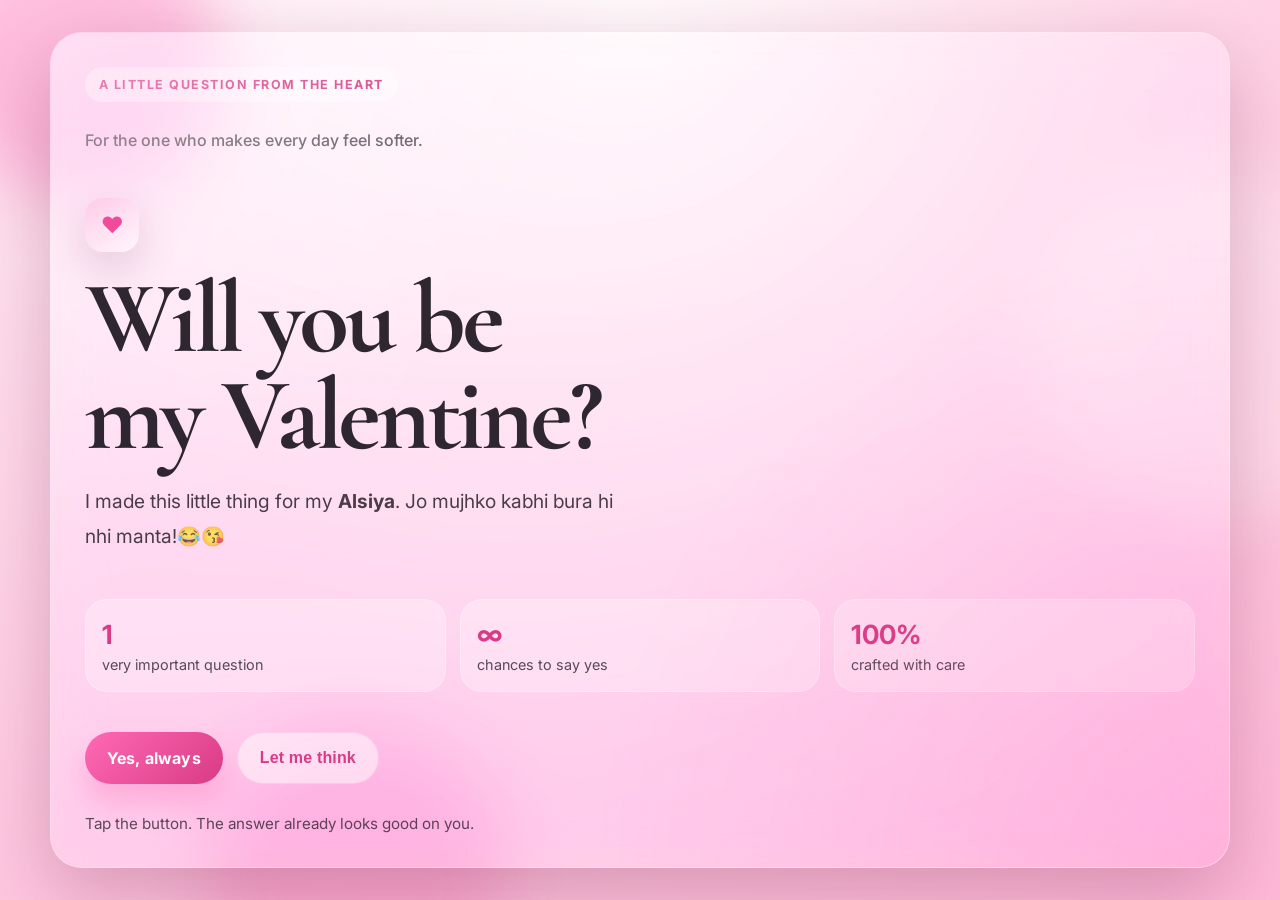
<file: index.html>
<!DOCTYPE html>
<html lang="en">
  <head>
    <meta charset="UTF-8" />
    <meta name="viewport" content="width=device-width, initial-scale=1.0" />
    <meta
      name="description"
      content="A premium Valentine landing page with glassmorphism, pink gradients, and an interactive proposal."
    />
    <meta name="theme-color" content="#ff69b4" />
    <title>Will You Be My Valentine?</title>
    <link rel="preconnect" href="https://fonts.googleapis.com" />
    <link rel="preconnect" href="https://fonts.gstatic.com" crossorigin />
    <link
      href="https://fonts.googleapis.com/css2?family=Cormorant+Garamond:wght@500;600;700&family=Inter:wght@400;500;600;700;800&display=swap"
      rel="stylesheet"
    />
    <link rel="prefetch" href="note.html" as="document" />
    <link rel="stylesheet" href="styles.css" />
  </head>
  <body class="page-home">
    <div class="page-shell">
      <div class="ambient ambient-one"></div>
      <div class="ambient ambient-two"></div>
      <div class="ambient ambient-three"></div>
      <div class="hearts-layer" aria-hidden="true"></div>

      <main class="hero">
        <section class="hero-card glass">
          <div class="eyebrow">A little question from the heart</div>
          <p class="mini-copy">For the one who makes every day feel softer.</p>

          <div class="hero-copy">
            <span class="sparkle">♥</span>
            <h1>Will you be my Valentine?</h1>
            <p class="lead">
              I made this little thing for my <b>Alsiya</b>.
              Jo mujhko kabhi bura hi nhi manta!😂😘
            </p>
          </div>

          <div class="stats">
            <div class="stat">
              <strong>1</strong>
              <span>very important question</span>
            </div>
            <div class="stat">
              <strong>∞</strong>
              <span>chances to say yes</span>
            </div>
            <div class="stat">
              <strong>100%</strong>
              <span>crafted with care</span>
            </div>
          </div>

          <div class="actions">
            <a class="btn btn-primary" id="yesBtn" href="note.html">Yes, always</a>
            <button class="btn btn-secondary" id="maybeBtn">Let me think</button>
          </div>

          <p class="hint" id="hintText">
            Tap the button. The answer already looks good on you.
          </p>
        </section>
      </main>
    </div>

    <div class="toast" id="toast" aria-live="polite" aria-atomic="true"></div>
    <div class="confetti-layer" aria-hidden="true" id="confettiLayer"></div>
    <div class="page-loader" id="pageLoader" aria-hidden="true">
      <div class="loader-card glass">
        <div class="loader-heart">♥</div>
        <p class="loader-title">Loading your love note</p>
        <p class="loader-subtitle">Just a tiny second, making it extra cute.</p>
        <div class="loader-bar">
          <span></span>
        </div>
      </div>
    </div>

    <script src="script.js"></script>
  </body>
</html>
</file>
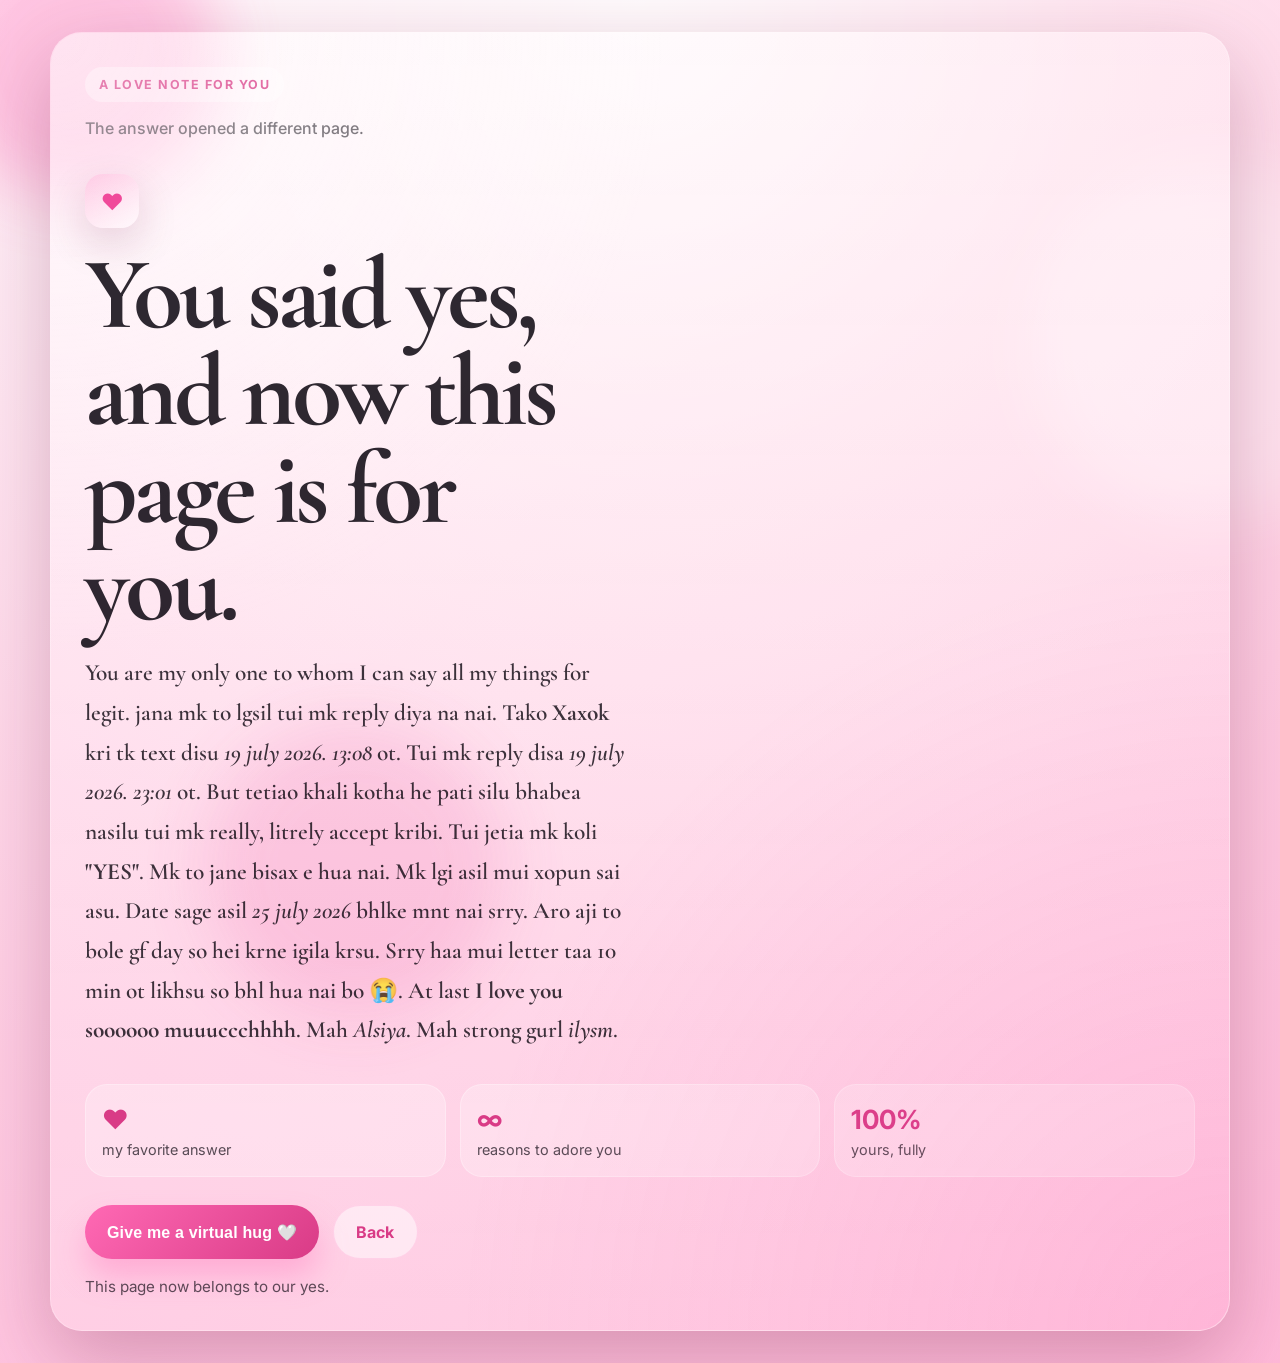
<file: note.html>
<!DOCTYPE html>
<html lang="en">
  <head>
    <meta charset="UTF-8" />
    <meta name="viewport" content="width=device-width, initial-scale=1.0" />
    <meta
      name="description"
      content="A premium Valentine love note page with glassmorphism, pink gradients, and soft romance."
    />
    <meta name="theme-color" content="#ff69b4" />
    <title>A Love Note for Alsiya</title>
    <link rel="preconnect" href="https://fonts.googleapis.com" />
    <link rel="preconnect" href="https://fonts.gstatic.com" crossorigin />
    <link
      href="https://fonts.googleapis.com/css2?family=Cormorant+Garamond:wght@500;600;700&family=Inter:wght@400;500;600;700;800&display=swap"
      rel="stylesheet"
    />
    <link rel="stylesheet" href="styles.css" />
  </head>
  <body class="page-note">
    <div class="page-shell">
      <div class="ambient ambient-one"></div>
      <div class="ambient ambient-two"></div>
      <div class="ambient ambient-three"></div>
      <div class="hearts-layer" aria-hidden="true"></div>

      <main class="hero">
        <section class="hero-card glass">
          <div class="eyebrow">A love note for you</div>
          <p class="mini-copy">The answer opened a different page.</p>

          <div class="hero-copy">
            <span class="sparkle">♥</span>
            <h1>You said yes, and now this page is for you.</h1>
            <p class="lead" id="loveNote">
              You are my only one to whom I can say all my things for legit.
              jana mk to lgsil tui mk reply diya na nai.
              Tako <strong>Xaxok</strong> kri tk text disu <em>19 july 2026. 13:08</em> ot.
              Tui mk reply disa <em>19 july 2026. 23:01</em> ot.
              But tetiao khali kotha he pati silu bhabea nasilu tui mk really, litrely accept kribi.
              Tui jetia mk koli <strong>"YES"</strong>.
              Mk to jane bisax e hua nai. Mk lgi asil mui xopun sai asu.
              Date sage asil <em>25 july 2026</em> bhlke mnt nai srry.
              Aro aji to bole gf day so hei krne igila krsu. Srry haa mui letter taa 10 min ot likhsu so bhl hua nai bo 😭.
              At last <strong>I love you soooooo muuuccchhhh</strong>. Mah <em>Alsiya</em>.
              Mah strong gurl <em>ilysm</em>.
            </p>
          </div>

          <div class="stats">
            <div class="stat">
              <strong>♥</strong>
              <span>my favorite answer</span>
            </div>
            <div class="stat">
              <strong>∞</strong>
              <span>reasons to adore you</span>
            </div>
            <div class="stat">
              <strong>100%</strong>
              <span>yours, fully</span>
            </div>
          </div>

          <div class="actions">
            <button class="btn btn-primary" id="hugBtn" type="button">Give me a virtual hug 🤍</button>
            <a class="btn btn-secondary" href="index.html">Back</a>
          </div>

          <p class="hint">This page now belongs to our yes.</p>
        </section>

        <div class="hug-message" id="hugMessage" hidden aria-live="polite" aria-atomic="true">
          <div class="hug-message-card glass">
            <p>
              If I were there right now,<br />
              I'd hug you for real.
              <br /><br />
              Until then...
              <br /><br />
              This little website will have to do. ❤️
            </p>
          </div>
        </div>

        <section class="ending-screen" id="endingScreen" hidden aria-live="polite" aria-atomic="true">
          <div class="ending-shell glass">
            <div class="ending-heart">❤️</div>
            <h1>Happy Girlfriend's Day</h1>
            <p class="ending-copy">Thank you for saying "Yes"<br />every single day.</p>
            <p class="ending-copy ending-signoff">I love you,<br />Sann</p>
            <p class="ending-sub">Made with ❤️<br />by your nerd boyfriend.</p>
            <p class="ending-psa" id="finalPsa" hidden>
              P.S.<br />
              Now close this page...<br /><br />
              and come get your real hug. 🤍
            </p>
          </div>
        </section>
      </main>
    </div>

    <div class="toast" id="toast" aria-live="polite" aria-atomic="true"></div>
    <div class="confetti-layer" aria-hidden="true" id="confettiLayer"></div>

    <script src="script.js"></script>
  </body>
</html>
</file>
<file: styles.css>
:root {
  --pink: #ff69b4;
  --pink-100: #fff0f7;
  --pink-200: #ffd2e8;
  --pink-300: #ffafd2;
  --pink-400: #ff8ec0;
  --pink-500: #ff69b4;
  --pink-600: #f04a9a;
  --pink-700: #d93b86;
  --white: #ffffff;
  --black: #110b14;
  --ink: rgba(17, 11, 20, 0.88);
  --glass: rgba(255, 255, 255, 0.16);
  --glass-strong: rgba(255, 255, 255, 0.24);
  --border: rgba(255, 255, 255, 0.24);
  --shadow: 0 28px 80px rgba(108, 17, 62, 0.28);
  --shadow-soft: 0 16px 40px rgba(108, 17, 62, 0.16);
}

* {
  box-sizing: border-box;
}

html {
  scroll-behavior: smooth;
}

body {
  margin: 0;
  min-height: 100vh;
  font-family: "Inter", sans-serif;
  color: var(--black);
  background:
    radial-gradient(circle at top, rgba(255, 255, 255, 0.8), rgba(255, 255, 255, 0.15) 32%, rgba(255, 105, 180, 0.12) 65%, rgba(255, 105, 180, 0.22) 100%),
    linear-gradient(135deg, #fff7fb 0%, #ffe2ee 40%, #ffd0e3 100%);
  overflow-x: hidden;
}

.page-shell {
  position: relative;
  min-height: 100vh;
  padding: 32px;
  isolation: isolate;
}

.ambient {
  position: fixed;
  inset: auto;
  border-radius: 999px;
  filter: blur(32px);
  opacity: 0.75;
  pointer-events: none;
  z-index: -2;
}

.ambient-one {
  width: 280px;
  height: 280px;
  top: -80px;
  left: -60px;
  background: rgba(255, 105, 180, 0.45);
}

.ambient-two {
  width: 360px;
  height: 360px;
  top: 18%;
  right: -110px;
  background: rgba(255, 255, 255, 0.45);
}

.ambient-three {
  width: 300px;
  height: 300px;
  bottom: -120px;
  left: 16%;
  background: rgba(240, 74, 154, 0.28);
}

.hearts-layer,
.confetti-layer {
  position: fixed;
  inset: 0;
  pointer-events: none;
  z-index: -1;
  overflow: hidden;
}

.heart {
  position: absolute;
  bottom: -40px;
  color: rgba(255, 105, 180, 0.55);
  font-size: 18px;
  animation: float-up linear forwards;
  text-shadow: 0 0 16px rgba(255, 255, 255, 0.4);
}

@keyframes float-up {
  0% {
    transform: translate3d(0, 0, 0) scale(0.85) rotate(0deg);
    opacity: 0;
  }
  10% {
    opacity: 1;
  }
  100% {
    transform: translate3d(var(--drift), -120vh, 0) scale(1.35) rotate(24deg);
    opacity: 0;
  }
}

.hero {
  width: min(1180px, 100%);
  margin: 0 auto;
  min-height: calc(100vh - 64px);
  display: grid;
  grid-template-columns: 1fr;
  gap: 24px;
  align-items: stretch;
}

.glass {
  background: linear-gradient(180deg, var(--glass-strong), var(--glass));
  border: 1px solid var(--border);
  box-shadow: var(--shadow);
  backdrop-filter: blur(24px) saturate(160%);
  -webkit-backdrop-filter: blur(24px) saturate(160%);
}

.hero-card,
.note-card,
.gallery {
  border-radius: 32px;
}

.hero-card {
  padding: 34px;
  display: flex;
  flex-direction: column;
  justify-content: space-between;
  min-height: 100%;
  position: relative;
  overflow: hidden;
  transition:
    opacity 700ms ease,
    transform 700ms ease,
    filter 700ms ease;
}

.hero-card::before {
  content: "";
  position: absolute;
  inset: 0;
  background:
    radial-gradient(circle at top left, rgba(255, 255, 255, 0.4), transparent 35%),
    radial-gradient(circle at bottom right, rgba(255, 105, 180, 0.18), transparent 44%);
  pointer-events: none;
}

.eyebrow,
.note-label {
  width: fit-content;
  padding: 10px 14px;
  border-radius: 999px;
  background: rgba(255, 255, 255, 0.34);
  color: var(--pink-700);
  font-size: 0.78rem;
  font-weight: 700;
  letter-spacing: 0.12em;
  text-transform: uppercase;
}

.mini-copy {
  margin: 16px 0 0;
  color: rgba(17, 11, 20, 0.66);
  font-weight: 500;
}

.hero-copy {
  margin-top: 36px;
  position: relative;
  max-width: 640px;
}

.sparkle {
  display: inline-flex;
  width: 54px;
  height: 54px;
  align-items: center;
  justify-content: center;
  margin-bottom: 18px;
  border-radius: 18px;
  background: linear-gradient(145deg, rgba(255, 105, 180, 0.2), rgba(255, 255, 255, 0.5));
  color: var(--pink-600);
  font-size: 1.4rem;
  box-shadow: var(--shadow-soft);
}

h1,
h2 {
  margin: 0;
  font-family: "Cormorant Garamond", serif;
  line-height: 0.95;
  letter-spacing: -0.04em;
}

h1 {
  font-size: clamp(3.6rem, 8vw, 7.4rem);
  color: var(--ink);
  max-width: 11ch;
}

.lead {
  margin: 20px 0 0;
  max-width: 34rem;
  color: rgba(17, 11, 20, 0.76);
  font-size: clamp(1.02rem, 1.8vw, 1.2rem);
  line-height: 1.8;
}

.stats {
  margin-top: 34px;
  display: grid;
  grid-template-columns: repeat(3, minmax(0, 1fr));
  gap: 14px;
}

.stat {
  padding: 18px 16px;
  border-radius: 22px;
  background: rgba(255, 255, 255, 0.26);
  border: 1px solid rgba(255, 255, 255, 0.28);
}

.stat strong {
  display: block;
  font-size: 1.65rem;
  color: var(--pink-700);
}

.stat span {
  display: block;
  margin-top: 6px;
  font-size: 0.9rem;
  color: rgba(17, 11, 20, 0.7);
}

.actions {
  margin-top: 28px;
  display: flex;
  flex-wrap: wrap;
  gap: 14px;
}

.btn {
  display: inline-flex;
  align-items: center;
  justify-content: center;
  appearance: none;
  border: none;
  border-radius: 999px;
  padding: 16px 22px;
  font-size: 1rem;
  font-weight: 700;
  letter-spacing: 0.01em;
  cursor: pointer;
  text-decoration: none;
  transition:
    transform 180ms ease,
    box-shadow 180ms ease,
    background 180ms ease,
    color 180ms ease;
}

.btn:hover {
  transform: translateY(-2px);
}

.btn:active {
  transform: translateY(0);
}

.btn-primary {
  color: var(--white);
  background: linear-gradient(135deg, var(--pink-500), var(--pink-700));
  box-shadow: 0 18px 30px rgba(255, 105, 180, 0.35);
}

.btn-secondary {
  color: var(--pink-700);
  background: rgba(255, 255, 255, 0.5);
  border: 1px solid rgba(255, 105, 180, 0.18);
}

.hint {
  margin: 18px 0 0;
  color: rgba(17, 11, 20, 0.68);
  font-size: 0.95rem;
}

.note-card {
  padding: 28px;
}

.note-card p {
  margin: 0;
}

#loveNote {
  margin-top: 18px;
  color: rgba(17, 11, 20, 0.82);
  font-size: clamp(1.18rem, 2vw, 1.46rem);
  line-height: 1.7;
  font-family: "Cormorant Garamond", serif;
  font-weight: 600;
}

.gallery {
  padding: 24px;
}

.gallery-top {
  display: flex;
  justify-content: space-between;
  gap: 12px;
  color: rgba(17, 11, 20, 0.58);
  font-size: 0.82rem;
  letter-spacing: 0.12em;
  text-transform: uppercase;
}

.cards-grid {
  margin-top: 18px;
  display: grid;
  gap: 14px;
}

.mini-card {
  padding: 18px;
  border-radius: 22px;
  background: rgba(255, 255, 255, 0.26);
  border: 1px solid rgba(255, 255, 255, 0.28);
}

.mini-icon {
  display: inline-flex;
  margin-bottom: 14px;
  color: var(--pink-600);
}

.mini-card h2 {
  font-size: 2.1rem;
  color: var(--ink);
}

.mini-card p {
  margin: 8px 0 0;
  color: rgba(17, 11, 20, 0.72);
  line-height: 1.7;
}

.toast {
  position: fixed;
  left: 50%;
  bottom: 26px;
  transform: translateX(-50%) translateY(20px);
  padding: 14px 18px;
  border-radius: 999px;
  background: rgba(17, 11, 20, 0.82);
  color: var(--white);
  font-weight: 600;
  letter-spacing: 0.01em;
  box-shadow: var(--shadow-soft);
  opacity: 0;
  transition:
    opacity 240ms ease,
    transform 240ms ease;
  z-index: 20;
}

.toast.show {
  opacity: 1;
  transform: translateX(-50%) translateY(0);
}

.page-note.hugging .hero-card {
  opacity: 0.24;
  transform: translateY(8px) scale(0.985);
  filter: blur(1.5px);
}

.page-note.show-ending .hero-card {
  opacity: 0;
  transform: translateY(12px) scale(0.98);
  filter: blur(4px);
}

.page-note.hugging .sparkle,
.page-note.hugging #hugBtn {
  animation: ending-heart-pulse 1.8s ease-in-out infinite;
}

.hug-message,
.ending-screen {
  position: fixed;
  inset: 0;
  display: grid;
  place-items: center;
  padding: 24px;
  opacity: 0;
  visibility: hidden;
  pointer-events: none;
  transition:
    opacity 420ms ease,
    visibility 420ms ease;
  z-index: 25;
}

.hug-message.show,
.ending-screen.show {
  opacity: 1;
  visibility: visible;
  pointer-events: auto;
}

.hug-message-card {
  width: min(560px, 100%);
  padding: 30px 28px;
  border-radius: 30px;
  text-align: center;
  color: var(--ink);
}

.hug-message-card p {
  margin: 0;
  font-family: "Cormorant Garamond", serif;
  font-size: clamp(1.7rem, 4vw, 2.6rem);
  line-height: 1.25;
}

.ending-screen {
  z-index: 26;
}

.ending-shell {
  width: min(760px, 100%);
  padding: 42px 28px 34px;
  border-radius: 36px;
  text-align: center;
  position: relative;
  overflow: hidden;
}

.ending-shell::before {
  content: "";
  position: absolute;
  inset: 0;
  background:
    radial-gradient(circle at top, rgba(255, 255, 255, 0.42), transparent 34%),
    radial-gradient(circle at center, rgba(255, 105, 180, 0.16), transparent 58%);
  pointer-events: none;
}

.ending-heart {
  font-size: clamp(2.8rem, 7vw, 4.4rem);
  margin-bottom: 18px;
  filter: drop-shadow(0 10px 24px rgba(255, 105, 180, 0.28));
  animation: ending-heart-pulse 2.8s ease-in-out infinite;
}

.ending-shell h1 {
  font-size: clamp(3rem, 7vw, 5.8rem);
  max-width: none;
}

.ending-copy {
  margin: 18px 0 0;
  color: rgba(17, 11, 20, 0.82);
  font-size: clamp(1.15rem, 2vw, 1.55rem);
  line-height: 1.7;
}

.ending-signoff {
  margin-top: 20px;
  font-family: "Cormorant Garamond", serif;
  font-size: clamp(1.5rem, 3vw, 2.1rem);
}

.ending-sub {
  margin: 28px 0 0;
  color: rgba(17, 11, 20, 0.7);
  font-size: 1rem;
  line-height: 1.7;
}

.ending-psa {
  margin: 34px 0 0;
  color: var(--pink-700);
  font-family: "Cormorant Garamond", serif;
  font-size: clamp(1.45rem, 3vw, 2rem);
  line-height: 1.35;
  opacity: 0;
  transform: translateY(12px);
  transition:
    opacity 700ms ease,
    transform 700ms ease;
}

.ending-psa.show {
  opacity: 1;
  transform: translateY(0);
}

@keyframes ending-heart-pulse {
  0%,
  100% {
    transform: scale(1);
  }
  50% {
    transform: scale(1.05);
  }
}

.page-loader {
  position: fixed;
  inset: 0;
  display: grid;
  place-items: center;
  padding: 24px;
  background: rgba(255, 247, 251, 0.34);
  backdrop-filter: blur(14px) saturate(140%);
  -webkit-backdrop-filter: blur(14px) saturate(140%);
  opacity: 0;
  visibility: hidden;
  transition:
    opacity 220ms ease,
    visibility 220ms ease;
  z-index: 30;
}

.page-loader.show {
  opacity: 1;
  visibility: visible;
}

.loader-card {
  width: min(420px, 100%);
  padding: 28px 30px 24px;
  border-radius: 28px;
  text-align: center;
}

.loader-heart {
  width: 64px;
  height: 64px;
  margin: 0 auto 14px;
  border-radius: 22px;
  display: grid;
  place-items: center;
  background: linear-gradient(135deg, var(--pink-500), var(--pink-700));
  color: var(--white);
  font-size: 1.6rem;
  box-shadow: 0 18px 32px rgba(255, 105, 180, 0.32);
  animation: loader-breathe 900ms ease-in-out infinite alternate;
}

.loader-title {
  margin: 0;
  font-family: "Cormorant Garamond", serif;
  font-size: 2.2rem;
  line-height: 1;
  color: var(--ink);
}

.loader-subtitle {
  margin: 10px 0 0;
  color: rgba(17, 11, 20, 0.72);
  line-height: 1.6;
}

.loader-bar {
  position: relative;
  height: 10px;
  margin-top: 20px;
  border-radius: 999px;
  background: rgba(255, 105, 180, 0.12);
  overflow: hidden;
}

.loader-bar span {
  position: absolute;
  inset: 0;
  width: 38%;
  border-radius: inherit;
  background: linear-gradient(90deg, var(--pink-300), var(--pink-500), var(--pink-700));
  animation: loader-slide 1s ease-in-out infinite;
}

body.page-note .hero {
  animation: note-fade-in 560ms ease both;
}

.love-page .hero-card {
  animation: note-fade-in 560ms ease both;
}

@keyframes loader-breathe {
  from {
    transform: translateY(0) scale(0.98);
  }
  to {
    transform: translateY(-3px) scale(1.04);
  }
}

@keyframes loader-slide {
  0% {
    transform: translateX(-120%);
  }
  100% {
    transform: translateX(260%);
  }
}

@keyframes note-fade-in {
  from {
    opacity: 0;
    transform: translateY(18px) scale(0.985);
  }
  to {
    opacity: 1;
    transform: translateY(0) scale(1);
  }
}

@keyframes note-fade-out {
  from {
    opacity: 1;
    transform: translateY(0) scale(1);
  }
  to {
    opacity: 0;
    transform: translateY(10px) scale(0.985);
  }
}

.confetti {
  position: absolute;
  width: 12px;
  height: 12px;
  border-radius: 50%;
  background: var(--pink-500);
  box-shadow: 0 0 16px rgba(255, 255, 255, 0.48);
  animation: burst 900ms ease-out forwards;
}

@keyframes burst {
  0% {
    transform: translate3d(0, 0, 0) scale(0.4);
    opacity: 1;
  }
  100% {
    transform: translate3d(var(--dx), var(--dy), 0) scale(0.1);
    opacity: 0;
  }
}

@media (max-width: 980px) {
  .page-shell {
    padding: 18px;
  }

  .hero {
    min-height: auto;
  }

  .love-page {
    min-height: auto;
  }

  .hero-card {
    min-height: auto;
    padding: 24px;
  }

  .stats {
    grid-template-columns: 1fr;
  }
}

@media (max-width: 640px) {
  h1 {
    font-size: clamp(3rem, 16vw, 4.3rem);
  }

  .lead {
    font-size: 1rem;
  }

  .hero-card,
  .note-card,
  .gallery {
    border-radius: 26px;
  }

  .btn {
    width: 100%;
    justify-content: center;
  }

  .loader-card {
    padding: 24px 22px 20px;
  }

  .hug-message-card,
  .ending-shell {
    padding: 24px 20px;
    border-radius: 28px;
  }
}
</file>
